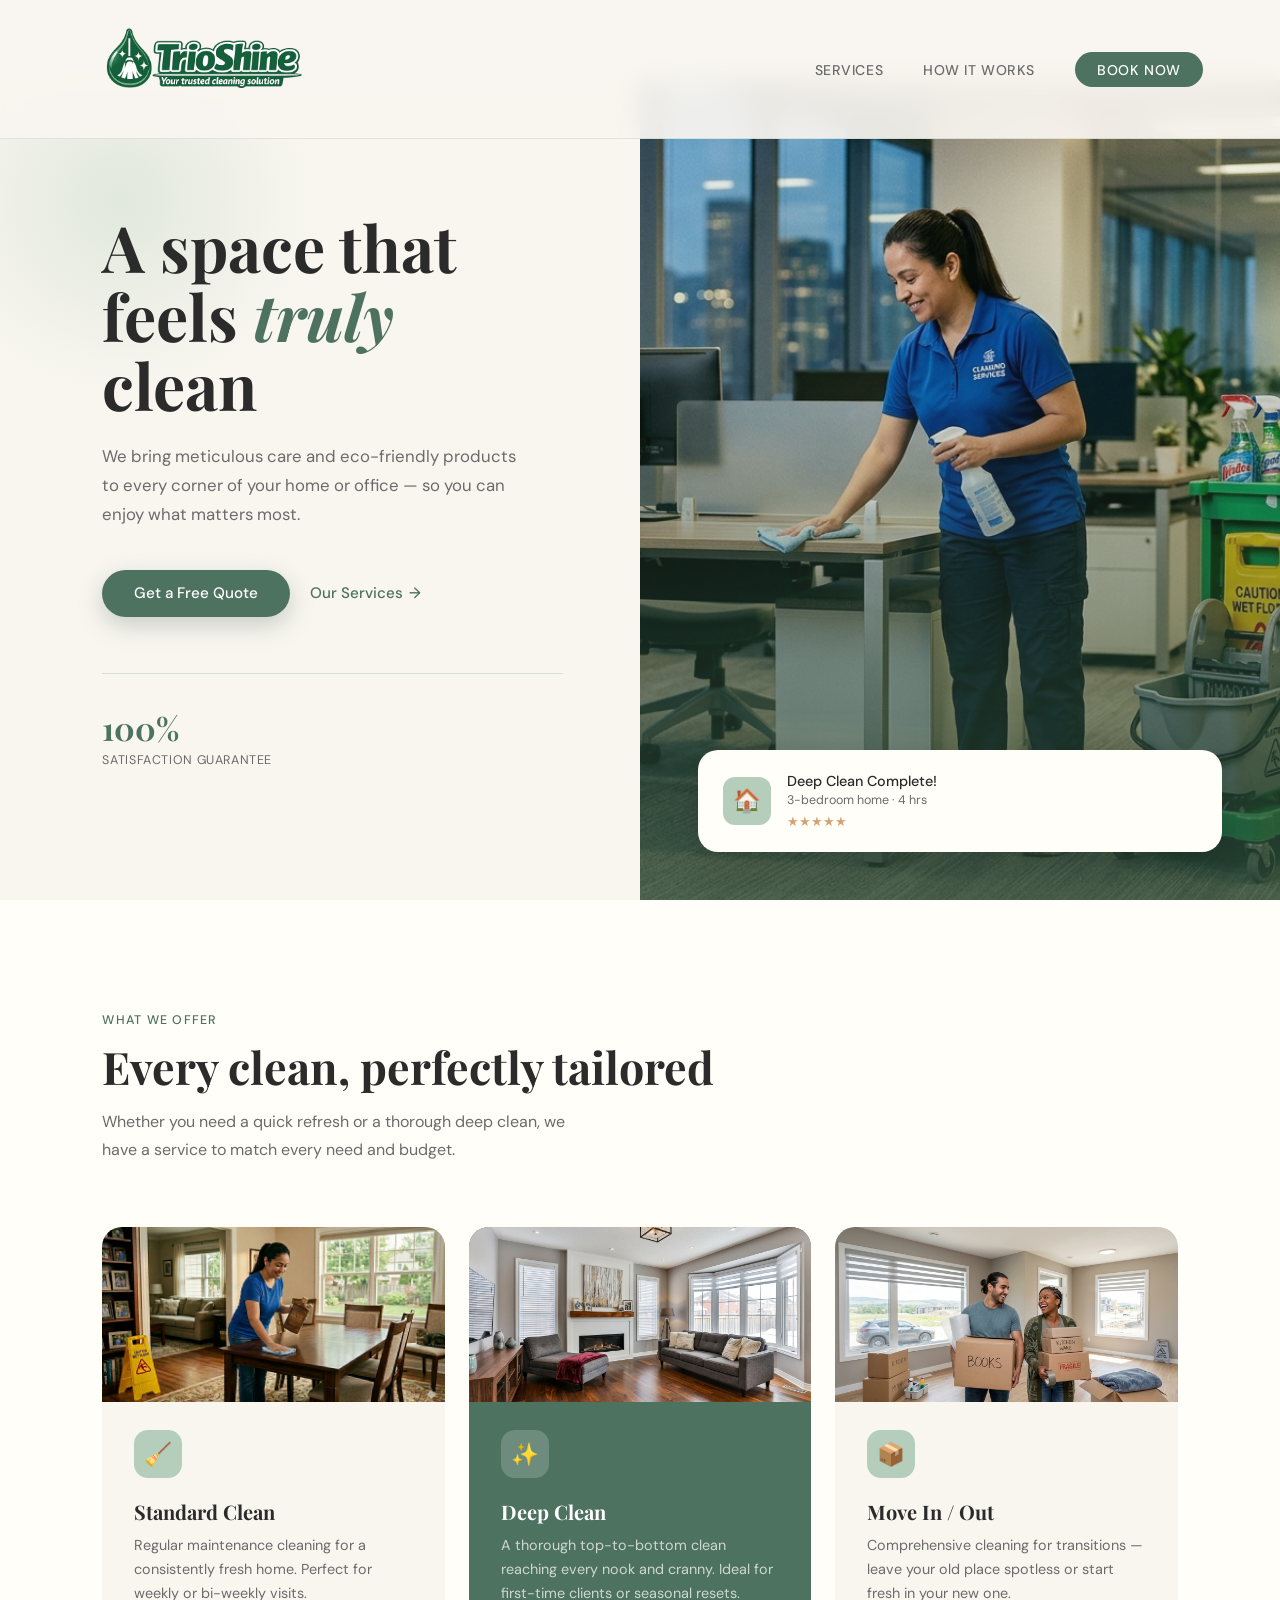
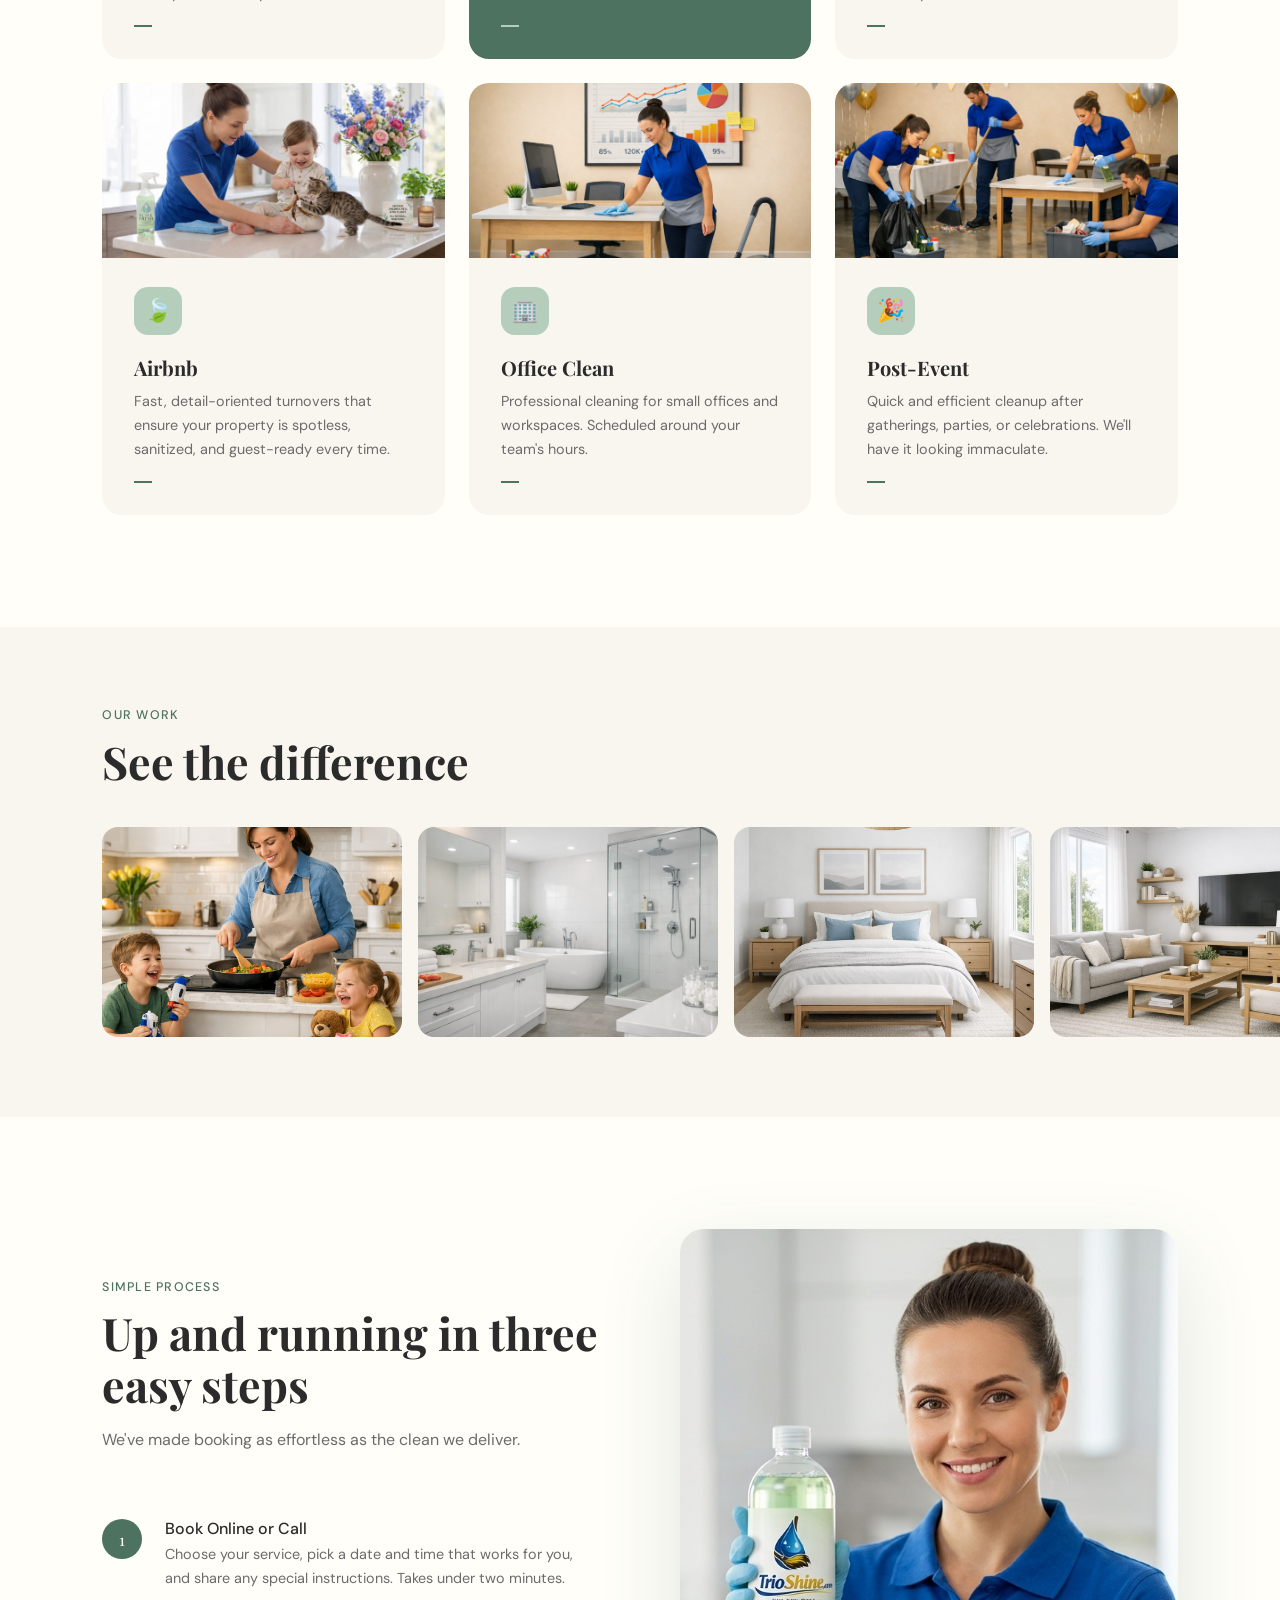
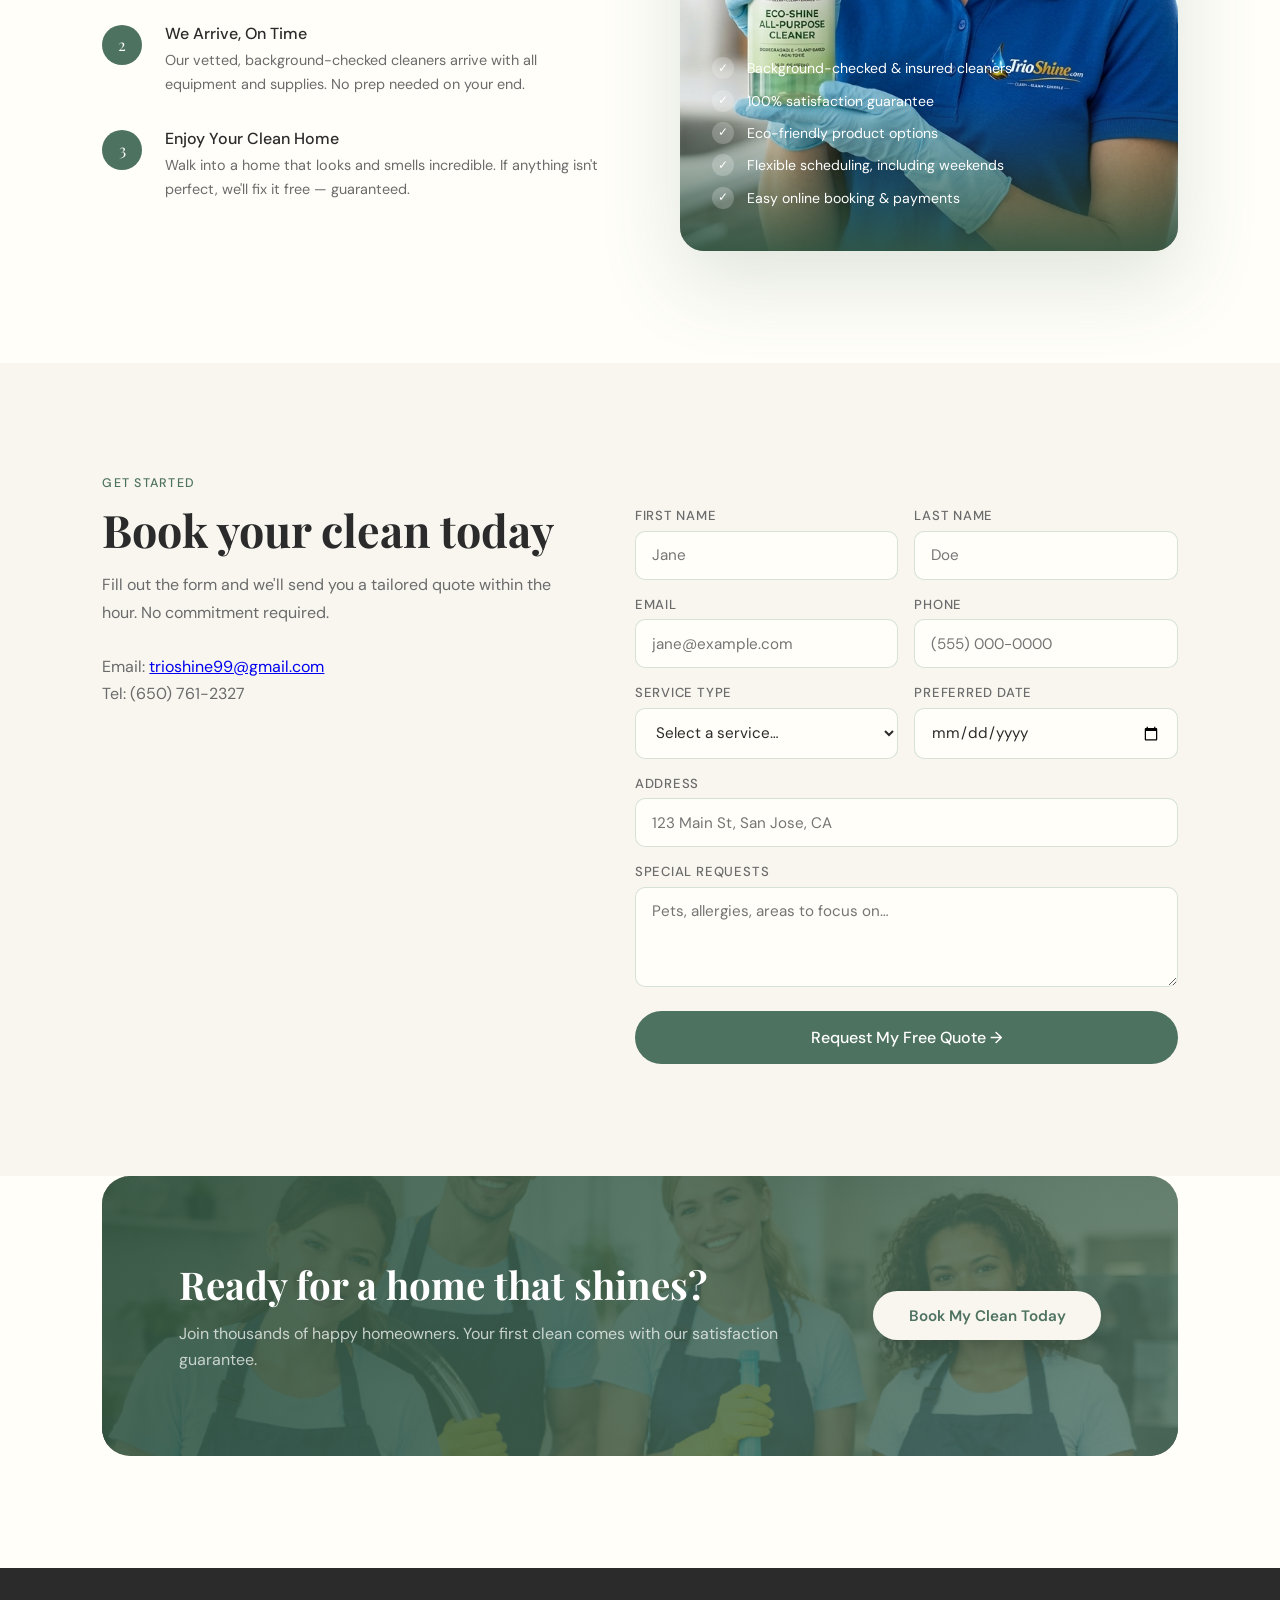
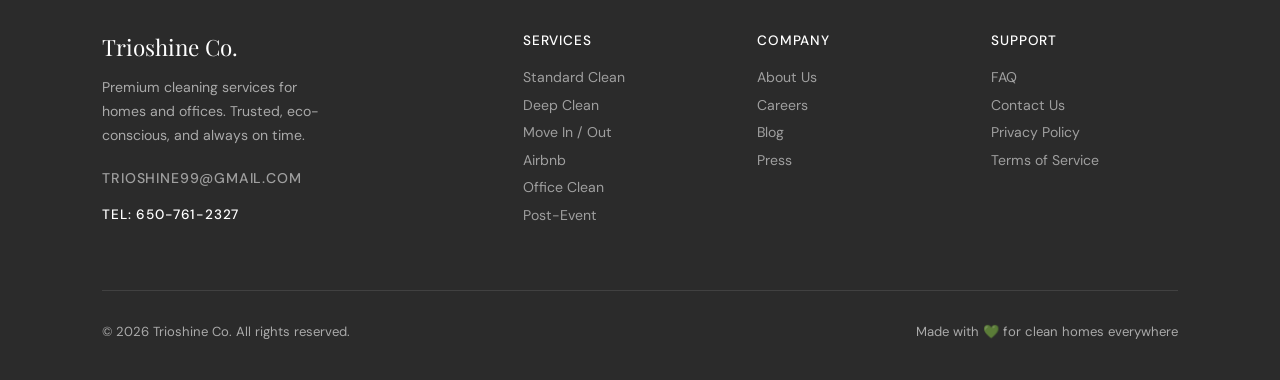
<file: index.html>
<!DOCTYPE html>
<html lang="en">
<head>
<meta charset="UTF-8">
<meta name="viewport" content="width=device-width, initial-scale=1.0">
<title>Trioshine — Premium Cleaning Services</title>
<link href="https://fonts.googleapis.com/css2?family=Playfair+Display:ital,wght@0,400;0,700;1,400&family=DM+Sans:wght@300;400;500&display=swap" rel="stylesheet">
<link rel="stylesheet" href="styles.css">
</head>
<body>

<nav>
  <div class="logo"></div>
  <ul class="nav-links">
    <li><a href="#services">Services</a></li>
    <li><a href="#how">How It Works</a></li>
    <!-- <li><a href="#reviews">Reviews</a></li> -->
    <li><a href="#booking" class="nav-cta">Book Now</a></li>
  </ul>
</nav>

<!-- HERO -->
<section class="hero">
  <div class="hero-left">
    <!-- 
      <div class="hero-badge">Trusted by 2,000+ homeowners</div>
    -->
    <h1>A space that feels <em>truly</em> clean</h1>
    <p class="hero-desc">We bring meticulous care and eco-friendly products to every corner of your home or office — so you can enjoy what matters most.</p>
    <div class="hero-actions">
      <a href="#booking" class="btn-primary">Get a Free Quote</a>
      <a href="#services" class="btn-ghost">Our Services</a>
    </div>
    <div class="hero-stats">
      <!--
      <div><div class="stat-num">4.9★</div><div class="stat-label">Average Rating</div></div>
      <div><div class="stat-num">2k+</div><div class="stat-label">Happy Clients</div></div>
      -->
      <div><div class="stat-num">100%</div><div class="stat-label">Satisfaction Guarantee</div></div>
    </div>
  </div>
  <div class="hero-right">
    <!--
    ╔══════════════════════════════════════════════════════╗
    ║  📸 IMAGEN PRINCIPAL (HERO)                          ║
    ║  Para poner TU propia foto:                          ║
    ║  1. Crea una carpeta llamada "images" donde está     ║
    ║     tu archivo index.html                            ║
    ║  2. Copia tu foto ahí, ej: mi-foto.jpg               ║
    ║  3. Cambia el src abajo a:  src="images/mi-foto.jpg" ║
    ║  Tamaño recomendado: 900×1000px                      ║
    ╚══════════════════════════════════════════════════════╝
    -->
    <img class="hero-bg-img"
         src="Images/mainphoto.png"
         alt="Professional cleaning service" />
    <div class="hero-card">
      <div class="card-icon">🏠</div>
      <div>
        <div class="card-title">Deep Clean Complete!</div>
        <div class="card-sub">3-bedroom home · 4 hrs</div>
        <div class="stars">★★★★★</div>
      </div>
    </div>
  </div>
</section>

<!-- SERVICES -->
<section class="services" id="services">
  <div class="section-label">What We Offer</div>
  <h2 class="section-title">Every clean, perfectly tailored</h2>
  <p class="section-sub">Whether you need a quick refresh or a thorough deep clean, we have a service to match every need and budget.</p>
  <div class="services-grid">

    <div class="service-card" id="standard-clean">
      <!--
      📸 TARJETA: Standard Clean
      Cambia a: src="images/standard-clean.jpg"
      -->
      <img class="service-img" src="Images/standardcleaning.png" alt="Standard home cleaning" />
      <div class="service-body">
        <div class="service-icon">🧹</div>
        <div class="service-name">Standard Clean</div>
        <p class="service-desc">Regular maintenance cleaning for a consistently fresh home. Perfect for weekly or bi-weekly visits.</p>
        <div class="service-price"><!--From $89--></div>
      </div>
    </div>

    <div class="service-card featured" id="deep-clean">
      <!--
      📸 TARJETA: Deep Clean (destacada)
      Cambia a: src="images/deep-clean.jpg"
      -->
      <img class="service-img" src="Images/deepclean.png" alt="Deep cleaning service" />
      <div class="service-body">
        <div class="service-icon">✨</div>
        <div class="service-name">Deep Clean</div>
        <p class="service-desc">A thorough top-to-bottom clean reaching every nook and cranny. Ideal for first-time clients or seasonal resets.</p>
        <div class="service-price"><!-- From $179 --></div>
      </div>
    </div>

    <div class="service-card" id="move-in-out">
      <!--
      📸 TARJETA: Move In / Out
      Cambia a: src="images/move-clean.jpg"
      -->
      <img class="service-img" src="Images/startfresh2.png" alt="Move in move out cleaning"/>
      <div class="service-body">
        <div class="service-icon">📦</div>
        <div class="service-name">Move In / Out</div>
        <p class="service-desc">Comprehensive cleaning for transitions — leave your old place spotless or start fresh in your new one.</p>
        <div class="service-price"><!--From $219--></div>
      </div>
    </div>

    <div class="service-card" id="airbnb">
      <!--
      📸 TARJETA: Airbnb
      Cambia a: src="images/eco-clean.jpg"
      -->
      <img class="service-img" src="Images/eco3.png" alt="Eco friendly cleaning" />
      <div class="service-body">
        <div class="service-icon">🍃</div>
        <div class="service-name">Airbnb</div>
        <p class="service-desc">Fast, detail-oriented turnovers that ensure your property is spotless, sanitized, and guest-ready every time.</p>
        <div class="service-price"><!--From $109--></div>
      </div>
    </div>

    <div class="service-card" id="office">
      <!--
      📸 TARJETA: Office Clean
      Cambia a: src="images/office-clean.jpg"
      -->
      <img class="service-img" src="Images/smalloffice.png" alt="Office cleaning service" />
      <div class="service-body">
        <div class="service-icon">🏢</div>
        <div class="service-name">Office Clean</div>
        <p class="service-desc">Professional cleaning for small offices and workspaces. Scheduled around your team's hours.</p>
        <div class="service-price"><!-- From $149 --></div>
      </div>
    </div>

    <div class="service-card" id="post-event">
      <!--
      📸 TARJETA: Post-Event
      Cambia a: src="images/post-event.jpg"
      -->
      <img class="service-img" src="Images/Postevent.png" alt="Post event cleaning" />
      <div class="service-body">
        <div class="service-icon">🎉</div>
        <div class="service-name">Post-Event</div>
        <p class="service-desc">Quick and efficient cleanup after gatherings, parties, or celebrations. We'll have it looking immaculate.</p>
        <div class="service-price"><!-- From $129 --></div>
      </div>
    </div>

  </div>
</section>

<!-- GALERÍA -->
<section class="gallery">
  <div class="gallery-header">
    <div class="section-label">Our Work</div>
    <h2 class="section-title">See the difference</h2>
  </div>
  <div class="gallery-strip">
    <!--
    📸 GALERÍA DE FOTOS
    Reemplaza cada src con tus propias fotos de trabajos realizados
    Ejemplo: src="images/trabajo1.jpg"
    Puedes agregar o quitar <figure> según necesites
    -->
    <figure>
      <img src="Images/spotlesskitchen.png" alt="Clean kitchen" />
      <figcaption>Spotless Kitchen</figcaption>
    </figure>
    <figure>
      <img src="Images/sparklingbathroom.png" alt="Sparkling bathroom" />
      <figcaption>Sparkling Bathroom</figcaption>
    </figure>
    <figure>
      <img src="Images/freshroom.jpeg" alt="Fresh bedroom" />
      <figcaption>Fresh Bedroom</figcaption>
    </figure>
    <figure>
      <img src="Images/livingroom.png" alt="Clean living room" />
      <figcaption>Living Room Refresh</figcaption>
    </figure>
    <figure>
      <img src="Images/officespace.png" alt="Office cleaning" />
      <figcaption>Office Space</figcaption>
    </figure>
  </div>
</section>

<!-- HOW IT WORKS -->
<section class="how" id="how">
  <div>
    <div class="section-label">Simple Process</div>
    <h2 class="section-title">Up and running in three easy steps</h2>
    <p class="section-sub">We've made booking as effortless as the clean we deliver.</p>
    <div class="steps">
      <div class="step">
        <div class="step-num">1</div>
        <div>
          <div class="step-title">Book Online or Call</div>
          <p class="step-text">Choose your service, pick a date and time that works for you, and share any special instructions. Takes under two minutes.</p>
        </div>
      </div>
      <div class="step">
        <div class="step-num">2</div>
        <div>
          <div class="step-title">We Arrive, On Time</div>
          <p class="step-text">Our vetted, background-checked cleaners arrive with all equipment and supplies. No prep needed on your end.</p>
        </div>
      </div>
      <div class="step">
        <div class="step-num">3</div>
        <div>
          <div class="step-title">Enjoy Your Clean Home</div>
          <p class="step-text">Walk into a home that looks and smells incredible. If anything isn't perfect, we'll fix it free — guaranteed.</p>
        </div>
      </div>
    </div>
  </div>
  <div class="how-visual">
    <!--
    ╔══════════════════════════════════════════════════════╗
    ║  📸 FOTO DEL EQUIPO                                  ║
    ║  Cambia a: src="images/equipo.jpg"                   ║
    ║  Tamaño recomendado: 700×875px                       ║
    ╚══════════════════════════════════════════════════════╝
    -->
    <img src="Images/eco1.png" alt="Our professional cleaning team" />
    <div class="how-visual-overlay">
      <div class="check-item"><span class="chk">✓</span> Background-checked &amp; insured cleaners</div>
      <div class="check-item"><span class="chk">✓</span> 100% satisfaction guarantee</div>
      <div class="check-item"><span class="chk">✓</span> Eco-friendly product options</div>
      <div class="check-item"><span class="chk">✓</span> Flexible scheduling, including weekends</div>
      <div class="check-item"><span class="chk">✓</span> Easy online booking &amp; payments</div>
    </div>
  </div>
</section>

<!-- BOOKING FORM -->
<section id="booking">
  <div class="booking-grid">
    <div>
      <div class="section-label">Get Started</div>
      <h2 class="section-title">Book your clean today</h2>
      <p class="section-sub">Fill out the form and we'll send you a tailored quote within the hour. No commitment required.<br/><br/>
        Email:  <a href="mailto:trioshine99@gmail.com">trioshine99@gmail.com</a><br/>
        Tel: (650) 761-2327<br/>
      </p>
    </div>
    <form id="booking-form" action="https://formspree.io/f/xrejrbal" method="POST">
      <div class="form-grid">
        <div class="form-group"><label>First Name</label><input type="text" id="fname" name="first_name" placeholder="Jane" required></div>
        <div class="form-group"><label>Last Name</label><input type="text"  id="lname" name="last_name" placeholder="Doe" required></div>
        <div class="form-group"><label>Email</label><input type="email" id="email" name="email" placeholder="jane@example.com" required></div>
        <div class="form-group"><label>Phone</label><input type="tel" name="phone" placeholder="(555) 000-0000"></div>
        <div class="form-group">
          <label>Service Type</label>
          <select name="service" required>
            <option value="">Select a service…</option>
            <option value="Standard Clean">Standard Clean</option>
            <option value="Deep Clean">Deep Clean</option>
            <option value="Move In / Out">Move In / Out</option>
            <option value="Airbnb">Airbnb</option>
            <option value="Office Clean">Office Clean</option>
            <option value="Post-Event">Post-Event</option>
          </select>
        </div>
        <div class="form-group"><label>Preferred Date</label><input type="date" name="date" required></div>
        <div class="form-group full"><label>Address</label><input type="text" name="address" placeholder="123 Main St, San Jose, CA" required></div>
        <div class="form-group full"><label>Special Requests</label><textarea name="message" placeholder="Pets, allergies, areas to focus on…"></textarea></div>
        <button type="submit" class="submit-btn">Request My Free Quote →</button>
      </div>
    </form>
  </div>
</section>

<!-- TESTIMONIALS -->
<!--
<section class="testimonials" id="reviews">
  <div class="section-label">Customer Love</div>
  <h2 class="section-title">What our clients say</h2>
  <div class="reviews-grid">

    <div class="review">
      <div class="review-stars">★★★★★</div>
      <p class="review-text">"I've tried several cleaning services and Trioshine is by far the best. They're thorough, reliable, and my bathroom has never looked this good."</p>
      <div class="reviewer">
        <div class="reviewer-avatar">
          <img src="https://images.unsplash.com/photo-1494790108377-be9c29b29330?w=100&q=80" alt="Maria K." />
        </div>
        <div><div class="reviewer-name">Maria K.</div><div class="reviewer-loc">San Jose, CA</div></div>
      </div>
    </div>

    <div class="review">
      <div class="review-stars">★★★★★</div>
      <p class="review-text">"The team showed up on time, worked quickly, and left our home spotless before the holidays. Absolutely worth every penny — booking again next month!"</p>
      <div class="reviewer">
        <div class="reviewer-avatar">
          <img src="https://images.unsplash.com/photo-1507003211169-0a1dd7228f2d?w=100&q=80" alt="David L." />
        </div>
        <div><div class="reviewer-name">David L.</div><div class="reviewer-loc">Cupertino, CA</div></div>
      </div>
    </div>

    <div class="review">
      <div class="review-stars">★★★★★</div>
      <p class="review-text">"We used the eco-friendly option because of our baby and our dog. Zero smell, zero residue — and the house was immaculate. Highly recommend!"</p>
      <div class="reviewer">
        <div class="reviewer-avatar">
          <img src="https://images.unsplash.com/photo-1438761681033-6461ffad8d80?w=100&q=80" alt="Sophie P." />
        </div>
        <div><div class="reviewer-name">Sophie P.</div><div class="reviewer-loc">Santa Clara, CA</div></div>
      </div>
    </div>

  </div>
</section>
-->

<!-- CTA BANNER -->
<div class="cta-section">
  <!--
  ╔══════════════════════════════════════════════════════╗
  ║  📸 IMAGEN DE FONDO DEL BANNER FINAL                 ║
  ║  Cambia a: src="images/banner.jpg"                   ║
  ║  Tamaño recomendado: 1400×400px                      ║
  ╚══════════════════════════════════════════════════════╝
  -->
  <img class="cta-bg-img" src="Images/bottomimage2.png" alt="Clean modern home" />
  <div class="cta-inner">
    <div class="cta-text">
      <h2>Ready for a home that shines?</h2>
      <p>Join thousands of happy homeowners. Your first clean comes with our satisfaction guarantee.</p>
    </div>
    <a href="#booking" class="btn-light">Book My Clean Today</a>
  </div>
</div>

<!-- FOOTER -->
<footer>
  <div class="footer-top">
    <div>
      <div class="footer-logo">Trioshine<span> </span>Co.</div>
      <p class="footer-desc">Premium cleaning services for homes and offices. Trusted, eco-conscious, and always on time.</p><br/>
      <div class="footer-col"><h4><a href="mailto:trioshine99@gmail.com">trioshine99@gmail.com</a></h4></div>
      <div class="footer-col"><h4>Tel: 650-761-2327</h4></div>

    </div>
    <div class="footer-col">
      <h4>Services</h4>
      <a href="#standard-clean">Standard Clean</a>
      <a href="#deep-clean">Deep Clean</a>
      <a href="#move-in-out">Move In / Out</a>
      <a href="#airbnb">Airbnb</a>
      <a href="#office">Office Clean</a>
      <a href="#post-event">Post-Event</a>
    </div>
    <div class="footer-col">
      <h4>Company</h4>
      <a href="#">About Us</a>
      <a href="#">Careers</a>
      <a href="#">Blog</a>
      <a href="#">Press</a>
    </div>
    <div class="footer-col">
      <h4>Support</h4>
      <a href="#">FAQ</a>
      <a href="#booking">Contact Us</a>
      <a href="#">Privacy Policy</a>
      <a href="#">Terms of Service</a>
    </div>
  </div>
  <div class="footer-bottom">
    <span>© 2026 Trioshine Co. All rights reserved.</span>
    <span>Made with 💚 for clean homes everywhere</span>
  </div>
</footer>

<script>
const bookingForm = document.getElementById('booking-form');
bookingForm.addEventListener('submit', async function(e) {
  e.preventDefault();
  const btn = bookingForm.querySelector('.submit-btn');
  btn.textContent = 'Sending…';
  btn.disabled = true;

  const response = await fetch(bookingForm.action, {
    method: 'POST',
    body: new FormData(bookingForm),
    headers: { 'Accept': 'application/json' }
  });

  if (response.ok) {
    btn.textContent = '✓ Request Sent! We\'ll be in touch soon.';
    btn.style.background = '#7a9e87';
    bookingForm.reset();
  } else {
    btn.textContent = 'Something went wrong. Please try again.';
    btn.style.background = '#c0392b';
    btn.disabled = false;
  }
});
</script>
</body>
</html>
</file>
<file: styles.css>
:root {
    --sage: #7a9e87;
    --sage-light: #b4cebb;
    --sage-dark: #4e7260;
    --cream: #f9f6f0;
    --warm-white: #fffef9;
    --charcoal: #2b2b2b;
    --mid: #6b6b6b;
    --accent: #d4a373;
    --accent-light: #f0dfc4;
  }

  *, *::before, *::after { box-sizing: border-box; margin: 0; padding: 0; }
  html { scroll-behavior: smooth; }
  body {
    font-family: 'DM Sans', sans-serif;
    background: var(--warm-white);
    color: var(--charcoal);
    overflow-x: hidden;
  }

  /* NAV */
  nav {
    position: fixed; top: 0; left: 0; right: 0; z-index: 100;
    display: flex; align-items: center; justify-content: space-between;
    padding: 1.2rem 6vw;
    background: rgba(249,246,240,0.93);
    backdrop-filter: blur(14px);
    border-bottom: 1px solid rgba(122,158,135,0.2);
  }
   .logo { background-image: url(Images/trioshine_logo_260x100.png); width: 260px; height: 100px; background-position: 50%; background-size: cover; }
  .nav-links { display: flex; gap: 2.5rem; list-style: none; }
  .nav-links a { text-decoration: none; font-size: 0.88rem; font-weight: 500; color: var(--mid); letter-spacing: 0.04em; text-transform: uppercase; transition: color 0.2s; }
  .nav-links a:hover { color: var(--sage-dark); }
  .nav-cta { background: var(--sage-dark); color: #fff !important; padding: 0.55rem 1.4rem; border-radius: 100px; transition: background 0.2s !important; }
  .nav-cta:hover { background: var(--sage) !important; }

  /* HERO */
  .hero { min-height: 100vh; display: grid; grid-template-columns: 1fr 1fr; padding-top: 80px; }
  .hero-left { display: flex; flex-direction: column; justify-content: center; padding: 6rem 6vw 6rem 8vw; background: var(--cream); position: relative; overflow: hidden; }
  .hero-left::before { content: ''; position: absolute; top: -80px; left: -80px; width: 400px; height: 400px; background: radial-gradient(circle, var(--sage-light) 0%, transparent 70%); opacity: 0.35; pointer-events: none; }
  .hero-badge { display: inline-flex; align-items: center; gap: 0.5rem; background: var(--accent-light); color: var(--accent); font-size: 0.78rem; font-weight: 500; letter-spacing: 0.08em; text-transform: uppercase; padding: 0.4rem 1rem; border-radius: 100px; width: fit-content; margin-bottom: 1.8rem; animation: fadeUp 0.6s ease both; }
  .hero-badge::before { content: '✦'; font-size: 0.6rem; }
  h1 { font-family: 'Playfair Display', serif; font-size: clamp(2.8rem, 5vw, 4.2rem); line-height: 1.08; font-weight: 700; color: var(--charcoal); margin-bottom: 1.4rem; animation: fadeUp 0.7s 0.1s ease both; }
  h1 em { color: var(--sage-dark); font-style: italic; }
  .hero-desc { font-size: 1.05rem; line-height: 1.75; color: var(--mid); max-width: 420px; margin-bottom: 2.5rem; animation: fadeUp 0.7s 0.2s ease both; }
  .hero-actions { display: flex; align-items: center; gap: 1.2rem; animation: fadeUp 0.7s 0.3s ease both; }
  .btn-primary { background: var(--sage-dark); color: #fff; padding: 0.85rem 2rem; border-radius: 100px; text-decoration: none; font-weight: 500; font-size: 0.95rem; transition: transform 0.2s, background 0.2s; box-shadow: 0 8px 24px rgba(78,114,96,0.3); }
  .btn-primary:hover { background: var(--sage); transform: translateY(-2px); }
  .btn-ghost { color: var(--sage-dark); font-weight: 500; font-size: 0.95rem; text-decoration: none; display: flex; align-items: center; gap: 0.4rem; transition: gap 0.2s; }
  .btn-ghost:hover { gap: 0.7rem; }
  .btn-ghost::after { content: '→'; }
  .hero-stats { display: flex; gap: 2.5rem; margin-top: 3.5rem; padding-top: 2rem; border-top: 1px solid rgba(122,158,135,0.25); animation: fadeUp 0.7s 0.4s ease both; }
  .stat-num { font-family: 'Playfair Display', serif; font-size: 2rem; font-weight: 700; color: var(--sage-dark); }
  .stat-label { font-size: 0.78rem; color: var(--mid); margin-top: 0.2rem; text-transform: uppercase; letter-spacing: 0.05em; }

  /* HERO RIGHT — imagen de fondo */
  .hero-right { position: relative; overflow: hidden; display: flex; align-items: flex-end; justify-content: center; }
  .hero-right .hero-bg-img { position: absolute; inset: 0; width: 100%; height: 100%; object-fit: cover; object-position: center; }
  .hero-right::after { content: ''; position: absolute; inset: 0; background: linear-gradient(to top, rgba(50,85,65,0.75) 0%, rgba(50,85,65,0.2) 55%, transparent 100%); z-index: 1; }
  .hero-card { background: var(--warm-white); border-radius: 20px; padding: 1.4rem 1.6rem; box-shadow: 0 20px 60px rgba(0,0,0,0.22); margin-bottom: 3rem; width: 82%; display: flex; align-items: center; gap: 1rem; animation: fadeUp 0.7s 0.9s ease both; position: relative; z-index: 2; }
  .card-icon { width: 48px; height: 48px; border-radius: 12px; background: var(--sage-light); display: flex; align-items: center; justify-content: center; font-size: 1.4rem; flex-shrink: 0; }
  .card-title { font-weight: 500; font-size: 0.9rem; color: var(--charcoal); }
  .card-sub { font-size: 0.78rem; color: var(--mid); margin-top: 0.1rem; }
  .stars { color: var(--accent); font-size: 0.8rem; margin-top: 0.3rem; }

  /* SERVICES */
  .services { padding: 7rem 8vw; background: var(--warm-white); }
  .section-label { font-size: 0.78rem; font-weight: 500; letter-spacing: 0.1em; text-transform: uppercase; color: var(--sage-dark); margin-bottom: 0.8rem; }
  .section-title { font-family: 'Playfair Display', serif; font-size: clamp(1.9rem, 3.5vw, 2.8rem); font-weight: 700; line-height: 1.15; margin-bottom: 1rem; }
  .section-sub { color: var(--mid); font-size: 1rem; line-height: 1.7; max-width: 500px; margin-bottom: 4rem; }
  .services-grid { display: grid; grid-template-columns: repeat(3, 1fr); gap: 1.5rem; }
  .service-card { background: var(--cream); border-radius: 20px; overflow: hidden; transition: transform 0.3s, box-shadow 0.3s; }
  .service-card:hover { transform: translateY(-6px); box-shadow: 0 20px 50px rgba(78,114,96,0.14); }
  .service-card.featured { background: var(--sage-dark); color: #fff; }
  .service-img { width: 100%; height: 175px; object-fit: cover; display: block; }
  .service-body { padding: 1.8rem 2rem 2rem; }
  .service-icon { width: 48px; height: 48px; border-radius: 14px; background: var(--sage-light); display: flex; align-items: center; justify-content: center; font-size: 1.4rem; margin-bottom: 1.2rem; }
  .service-card.featured .service-icon { background: rgba(255,255,255,0.18); }
  .service-name { font-family: 'Playfair Display', serif; font-size: 1.25rem; font-weight: 700; margin-bottom: 0.6rem; }
  .service-desc { font-size: 0.9rem; color: var(--mid); line-height: 1.65; margin-bottom: 1.2rem; }
  .service-card.featured .service-desc { color: rgba(255,255,255,0.72); }
  .service-price { font-size: 0.85rem; font-weight: 500; color: var(--sage-dark); display: flex; align-items: center; gap: 0.4rem; }
  .service-price::before { content: ''; width: 18px; height: 2px; background: currentColor; display: inline-block; }
  .service-card.featured .service-price { color: var(--sage-light); }

  /* GALLERY */
  .gallery { padding: 5rem 0; background: var(--cream); overflow: hidden; }
  .gallery-header { padding: 0 8vw; margin-bottom: 2.5rem; }
  .gallery-strip { display: flex; gap: 1rem; padding: 0 8vw; overflow-x: auto; scrollbar-width: none; }
  .gallery-strip::-webkit-scrollbar { display: none; }
  .gallery-strip figure { flex-shrink: 0; margin: 0; border-radius: 16px; overflow: hidden; position: relative; }
  .gallery-strip figure img { width: 300px; height: 210px; object-fit: cover; display: block; transition: transform 0.4s ease; }
  .gallery-strip figure:hover img { transform: scale(1.05); }
  .gallery-strip figcaption { position: absolute; bottom: 0; left: 0; right: 0; background: linear-gradient(to top, rgba(78,114,96,0.85), transparent); color: #fff; font-size: 0.82rem; padding: 1.2rem 1rem 0.8rem; opacity: 0; transition: opacity 0.3s; }
  .gallery-strip figure:hover figcaption { opacity: 1; }

  /* HOW IT WORKS */
  .how { padding: 7rem 8vw; background: var(--warm-white); display: grid; grid-template-columns: 1fr 1fr; gap: 5rem; align-items: center; }
  .steps { display: flex; flex-direction: column; gap: 2rem; }
  .step { display: flex; gap: 1.4rem; align-items: flex-start; }
  .step-num { width: 40px; height: 40px; border-radius: 50%; background: var(--sage-dark); color: #fff; display: flex; align-items: center; justify-content: center; font-family: 'Playfair Display', serif; font-size: 1rem; flex-shrink: 0; margin-top: 0.1rem; }
  .step-title { font-weight: 500; font-size: 1rem; margin-bottom: 0.3rem; }
  .step-text { font-size: 0.9rem; color: var(--mid); line-height: 1.65; }
  .how-visual { border-radius: 24px; overflow: hidden; position: relative; box-shadow: 0 30px 80px rgba(78,114,96,0.18); aspect-ratio: 4/5; }
  .how-visual img { width: 100%; height: 100%; object-fit: cover; display: block; }
  .how-visual-overlay { position: absolute; bottom: 0; left: 0; right: 0; background: linear-gradient(to top, rgba(50,85,65,0.92) 0%, transparent 65%); padding: 2.5rem 2rem 2rem; }
  .check-item { display: flex; align-items: center; gap: 0.8rem; color: #fff; font-size: 0.88rem; margin-bottom: 0.65rem; }
  .chk { width: 22px; height: 22px; border-radius: 50%; background: rgba(255,255,255,0.22); display: flex; align-items: center; justify-content: center; font-size: 0.72rem; flex-shrink: 0; }

  /* BOOKING */
  #booking { padding: 7rem 8vw; background: var(--cream); }
  .booking-grid { display: grid; grid-template-columns: 1fr 1.2fr; gap: 5rem; align-items: start; }
  .form-grid { display: grid; grid-template-columns: 1fr 1fr; gap: 1rem; margin-top: 2rem; }
  .form-group { display: flex; flex-direction: column; gap: 0.4rem; }
  .form-group.full { grid-column: span 2; }
  label { font-size: 0.82rem; font-weight: 500; color: var(--mid); text-transform: uppercase; letter-spacing: 0.06em; }
  input, select, textarea { padding: 0.85rem 1rem; border-radius: 10px; border: 1.5px solid rgba(122,158,135,0.3); background: var(--warm-white); font-family: 'DM Sans', sans-serif; font-size: 0.95rem; color: var(--charcoal); outline: none; transition: border-color 0.2s; }
  input:focus, select:focus, textarea:focus { border-color: var(--sage-dark); }
  textarea { resize: vertical; min-height: 100px; }
  .submit-btn { grid-column: span 2; background: var(--sage-dark); color: #fff; border: none; padding: 1rem; border-radius: 100px; font-family: 'DM Sans', sans-serif; font-size: 1rem; font-weight: 500; cursor: pointer; transition: background 0.2s, transform 0.2s; margin-top: 0.5rem; }
  .submit-btn:hover { background: var(--sage); transform: translateY(-2px); }

  /* TESTIMONIALS */
  .testimonials { padding: 7rem 8vw; background: var(--warm-white); }
  .reviews-grid { display: grid; grid-template-columns: repeat(3, 1fr); gap: 1.5rem; margin-top: 3.5rem; }
  .review { background: var(--cream); border-radius: 20px; padding: 2rem; transition: transform 0.3s; box-shadow: 0 4px 20px rgba(0,0,0,0.04); }
  .review:hover { transform: translateY(-4px); }
  .review-stars { color: var(--accent); font-size: 0.9rem; margin-bottom: 0.9rem; }
  .review-text { font-size: 0.93rem; line-height: 1.7; color: var(--charcoal); margin-bottom: 1.4rem; font-style: italic; }
  .reviewer { display: flex; align-items: center; gap: 0.8rem; }
  .reviewer-avatar { width: 44px; height: 44px; border-radius: 50%; background: var(--sage-light); overflow: hidden; display: flex; align-items: center; justify-content: center; font-weight: 600; font-size: 0.9rem; color: var(--sage-dark); flex-shrink: 0; }
  .reviewer-avatar img { width: 100%; height: 100%; object-fit: cover; }
  .reviewer-name { font-weight: 500; font-size: 0.9rem; }
  .reviewer-loc { font-size: 0.78rem; color: var(--mid); }

  /* CTA */
  .cta-section { margin: 0 8vw 7rem; border-radius: 28px; overflow: hidden; position: relative; min-height: 280px; display: flex; align-items: center; }
  .cta-section .cta-bg-img { position: absolute; inset: 0; width: 100%; height: 100%; object-fit: cover; }
  .cta-section::after { content: ''; position: absolute; inset: 0; background: linear-gradient(120deg, rgba(50,85,65,0.92) 0%, rgba(78,114,96,0.78) 100%); z-index: 1; }
  .cta-inner { position: relative; z-index: 2; width: 100%; padding: 5rem 6vw; display: flex; align-items: center; justify-content: space-between; gap: 2rem; }
  .cta-text h2 { font-family: 'Playfair Display', serif; font-size: clamp(1.6rem, 3vw, 2.4rem); color: #fff; margin-bottom: 0.7rem; font-weight: 700; }
  .cta-text p { color: rgba(255,255,255,0.72); font-size: 1rem; line-height: 1.65; }
  .btn-light { background: var(--cream); color: var(--sage-dark); padding: 0.9rem 2.2rem; border-radius: 100px; text-decoration: none; font-weight: 600; font-size: 0.95rem; white-space: nowrap; flex-shrink: 0; transition: transform 0.2s, box-shadow 0.2s; box-shadow: 0 8px 24px rgba(0,0,0,0.15); }
  .btn-light:hover { transform: translateY(-2px); box-shadow: 0 12px 32px rgba(0,0,0,0.22); }

  /* FOOTER */
  footer { background: var(--charcoal); color: rgba(255,255,255,0.6); padding: 4rem 8vw 2.5rem; }
  .footer-top { display: grid; grid-template-columns: 2fr 1fr 1fr 1fr; gap: 3rem; padding-bottom: 3rem; border-bottom: 1px solid rgba(255,255,255,0.1); margin-bottom: 2rem; }
  .footer-logo { font-family: 'Playfair Display', serif; font-size: 1.4rem; color: #fff; margin-bottom: 0.9rem; }
  .footer-logo span { color: var(--accent); font-style: italic; }
  .footer-desc { font-size: 0.88rem; line-height: 1.7; max-width: 240px; }
  .footer-col h4 { color: #fff; font-size: 0.85rem; font-weight: 500; letter-spacing: 0.06em; text-transform: uppercase; margin-bottom: 1.2rem; }
  .footer-col a { display: block; color: rgba(255,255,255,0.55); font-size: 0.88rem; text-decoration: none; margin-bottom: 0.6rem; transition: color 0.2s; }
  .footer-col a:hover { color: var(--sage-light); }
  .footer-bottom { display: flex; justify-content: space-between; align-items: center; font-size: 0.82rem; }

  @keyframes fadeUp { from { opacity: 0; transform: translateY(24px); } to { opacity: 1; transform: translateY(0); } }

  @media (max-width: 900px) {
    .hero { grid-template-columns: 1fr; }
    .hero-right { min-height: 380px; }
    .services-grid, .reviews-grid { grid-template-columns: 1fr; }
    .how { grid-template-columns: 1fr; }
    .footer-top { grid-template-columns: 1fr 1fr; }
    .booking-grid { grid-template-columns: 1fr; }
    .form-grid { grid-template-columns: 1fr; }
    .form-group.full, .submit-btn { grid-column: span 1; }
    .nav-links { display: none; }
    .cta-inner { flex-direction: column; text-align: center; }
  }
</file>
